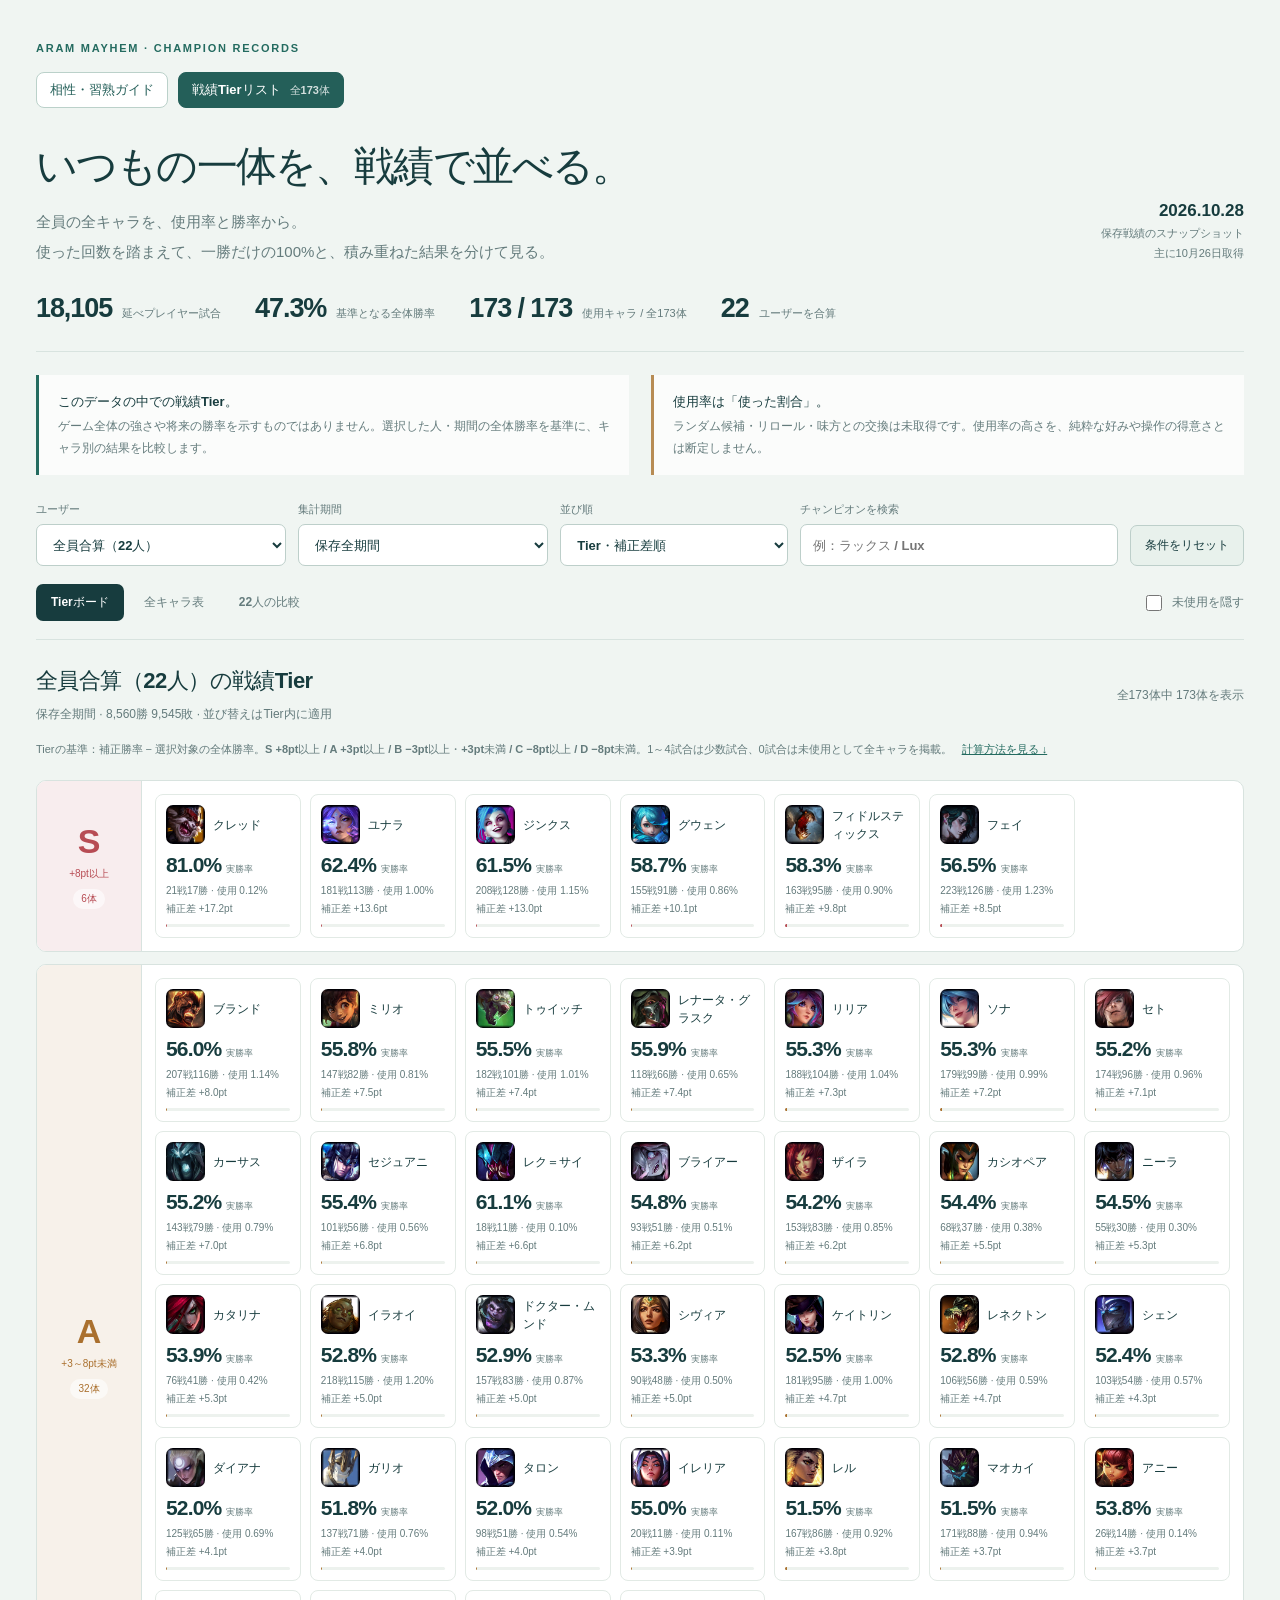
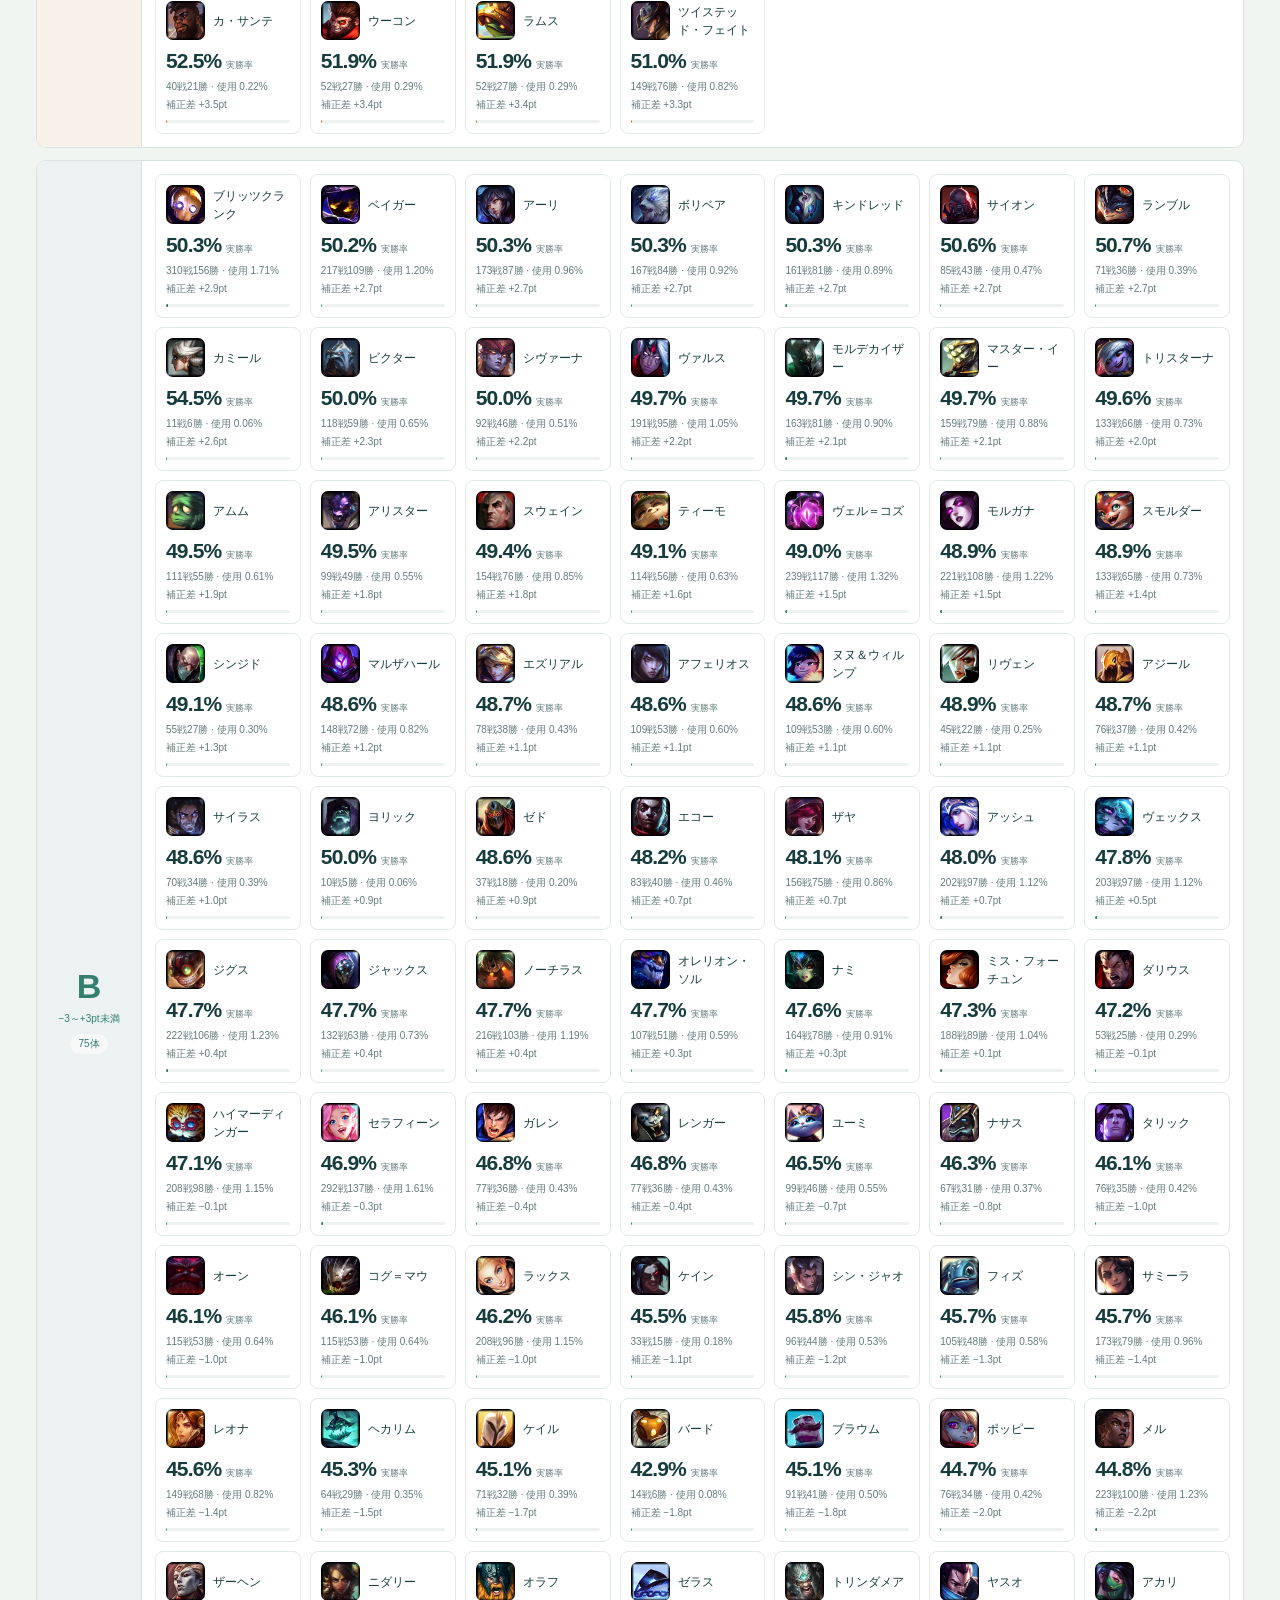
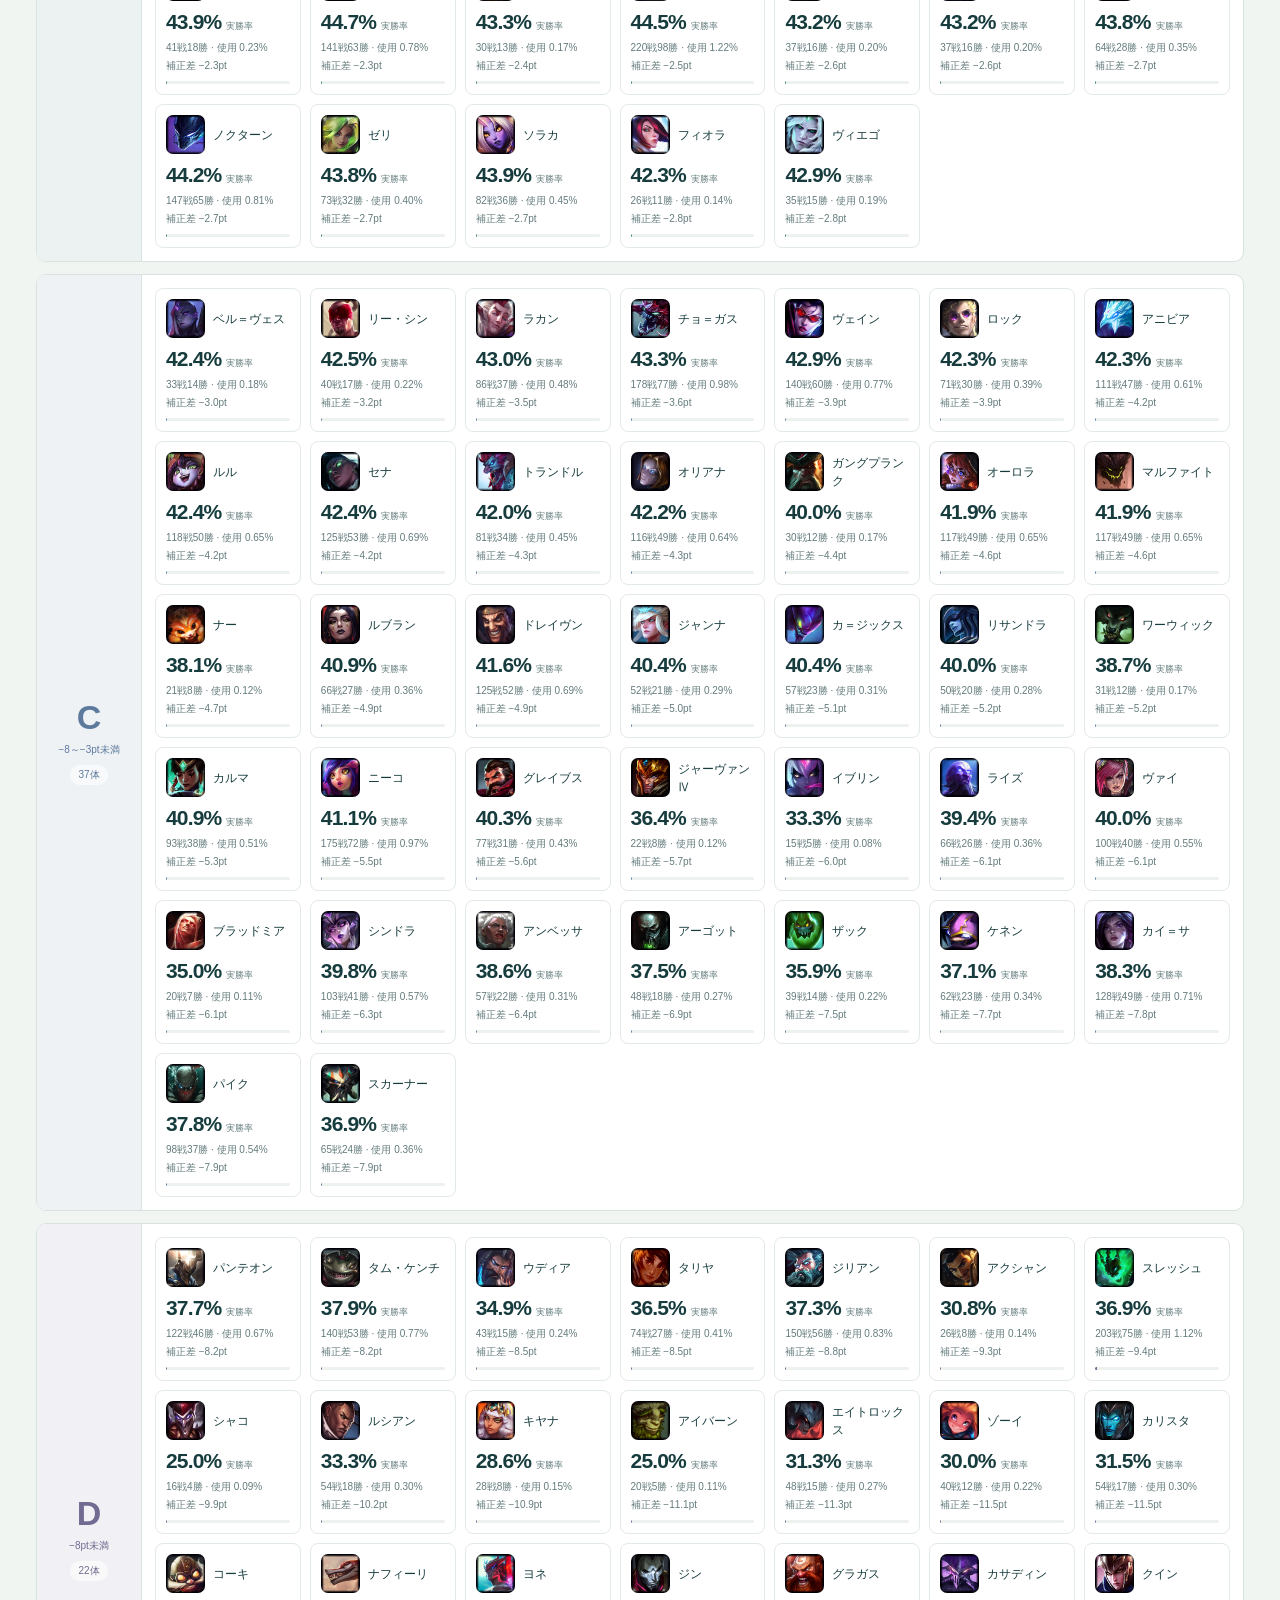
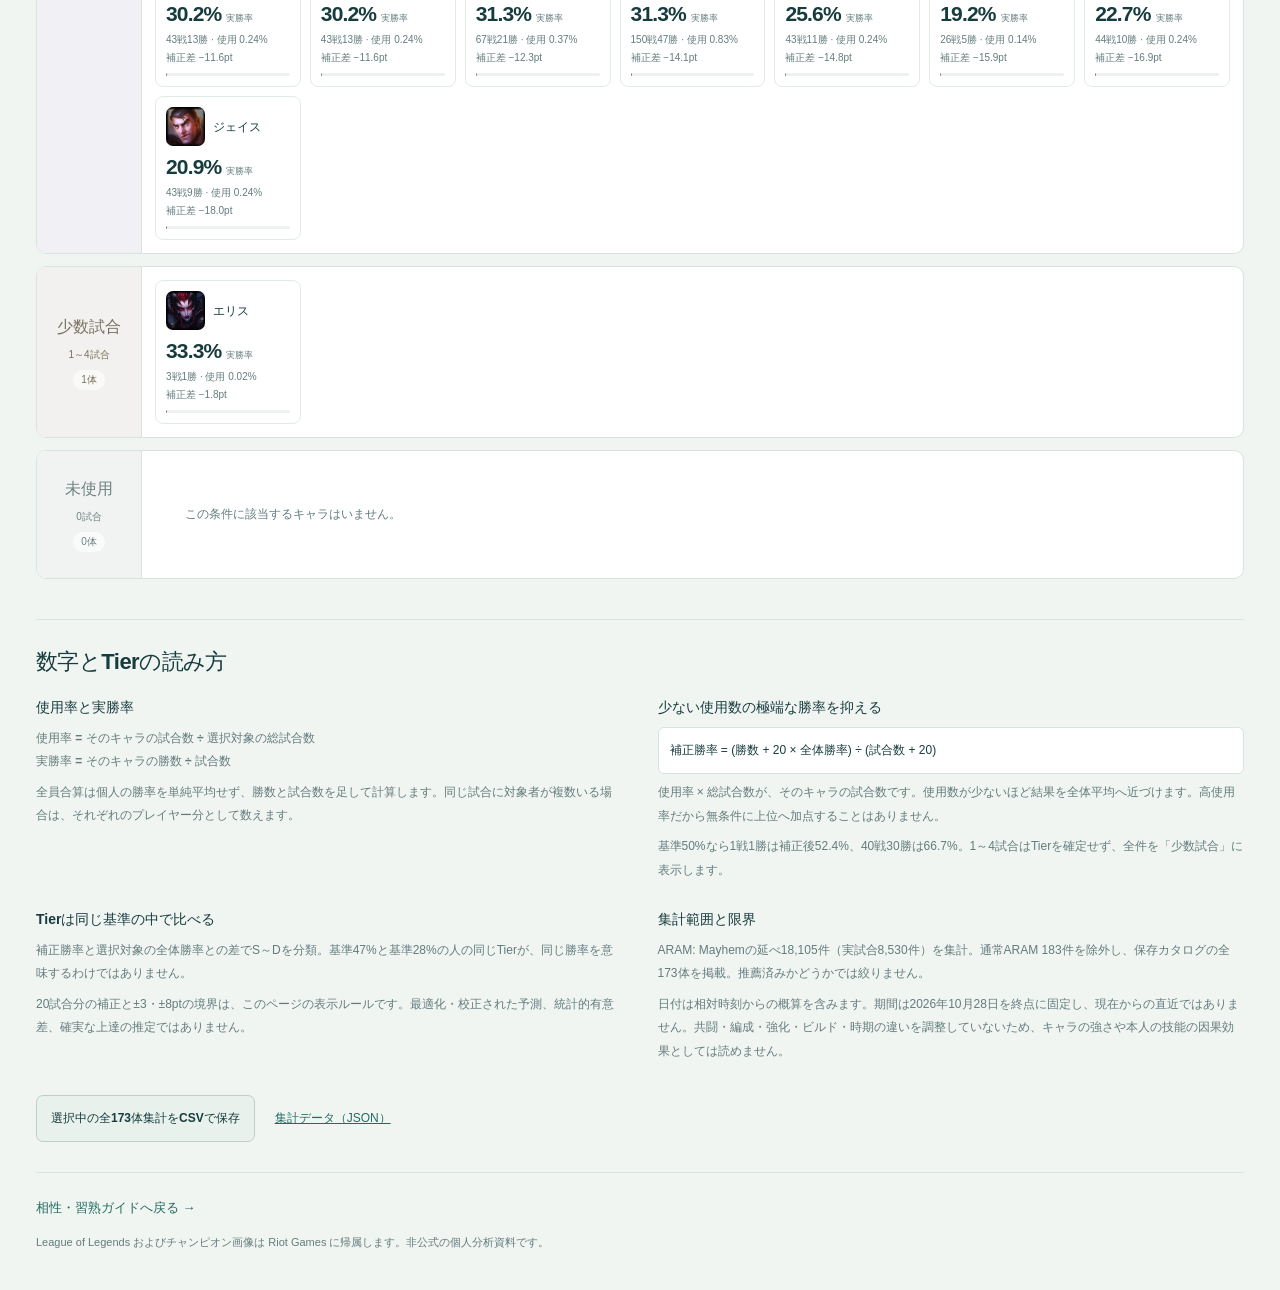
<file: tiers.html>
<!doctype html>
<html lang="ja"><head><meta charset="utf-8"><meta name="viewport" content="width=device-width,initial-scale=1"><meta name="color-scheme" content="light"><title>全173体の戦績Tierリスト | ARAMチャンピオンガイド</title><meta name="description" content="22人・全173チャンピオンの使用率、勝率、試合数を比較。全員合算・個人別の戦績Tier、全キャラ表、ユーザー比較。"><link rel="canonical" href="https://sz7m8ci7.github.io/aram-champion-guide/tiers.html"><link rel="stylesheet" href="tiers.css"><script defer src="tier-model.js"></script><script defer src="tiers.js"></script></head>
<body><a class="skip" href="#results">結果へスキップ</a><main>
<header><div class="eyebrow">ARAM MAYHEM · CHAMPION RECORDS</div><nav class="site-nav" aria-label="ページ"><a href="./">相性・習熟ガイド</a><a href="tiers.html" aria-current="page">戦績Tierリスト <span>全173体</span></a></nav><div class="hero"><div><h1>いつもの一体を、<br class="mobile-break">戦績で並べる。</h1><p class="lead">全員の全キャラを、使用率と勝率から。<br>使った回数を踏まえて、一勝だけの100%と、積み重ねた結果を分けて見る。</p></div><div class="snapshot"><strong>2026.10.28</strong><span>保存戦績のスナップショット</span><span>主に10月26日取得</span></div></div>
<div class="summary" aria-label="選択中の集計"><div><strong id="stat-games">—</strong><span>延べプレイヤー試合</span></div><div><strong id="stat-rate">—</strong><span>基準となる全体勝率</span></div><div><strong id="stat-played">—</strong><span>使用キャラ / 全173体</span></div><div><strong id="stat-users">22</strong><span id="stat-users-label">ユーザーを合算</span></div></div></header>
<section class="intro-note"><p><strong>このデータの中での戦績Tier。</strong><br>ゲーム全体の強さや将来の勝率を示すものではありません。選択した人・期間の全体勝率を基準に、キャラ別の結果を比較します。</p><p><strong>使用率は「使った割合」。</strong><br>ランダム候補・リロール・味方との交換は未取得です。使用率の高さを、純粋な好みや操作の得意さとは断定しません。</p></section>
<section class="controls" aria-label="Tierリストの条件"><label>ユーザー<select id="scope"><option value="all">全員合算（22人）</option></select></label><label>集計期間<select id="period"><option value="all">保存全期間</option><option value="90">2026/7/31～10/28（90日）</option><option value="30">2026/9/29～10/28（30日）</option></select></label><label>並び順<select id="sort"><option value="tier">Tier・補正差順</option><option value="pick">使用率が高い順</option><option value="win">実勝率が高い順</option><option value="name">キャラ名順</option></select></label><label class="search-label">チャンピオンを検索<input id="champ-search" type="search" autocomplete="off" placeholder="例：ラックス / Lux"></label><button id="reset" type="button" class="secondary">条件をリセット</button></section>
<div class="viewbar"><div class="views" role="group" aria-label="表示方法"><button type="button" data-view="board" aria-pressed="true">Tierボード</button><button type="button" data-view="table" aria-pressed="false">全キャラ表</button><button type="button" data-view="matrix" aria-pressed="false">22人の比較</button></div><label class="toggle"><input type="checkbox" id="played-only">未使用を隠す</label></div>
<section id="results" tabindex="-1" aria-labelledby="result-title"><div class="result-heading"><div><h2 id="result-title">全員合算の戦績Tier</h2><p id="scope-note">保存データを読み込んでいます。</p></div><span id="result-count" role="status" aria-live="polite"></span></div><p class="score-note">Tierの基準：補正勝率 − 選択対象の全体勝率。<b>S +8pt以上 / A +3pt以上 / B −3pt以上・+3pt未満 / C −8pt以上 / D −8pt未満</b>。1～4試合は少数試合、0試合は未使用として全キャラを掲載。<a href="#method">計算方法を見る ↓</a></p>
<div id="load-error" class="empty" hidden>戦績を読み込めませんでした。<button type="button" id="retry">もう一度読み込む</button></div><div id="board" class="board" aria-label="Tierごとのチャンピオン"></div><div id="table-view" class="table-wrap" hidden><table><caption id="table-caption">全キャラの使用率・勝率・Tier</caption><thead><tr><th scope="col">キャラ</th><th scope="col">Tier</th><th scope="col">試合 / 勝敗</th><th scope="col">使用率</th><th scope="col">実勝率</th><th scope="col">補正勝率</th><th scope="col">基準との差</th></tr></thead><tbody id="stats-body"></tbody></table></div><div id="matrix-view" hidden><p class="matrix-note">各セルは <b>Tier / 実勝率 / 試合数 / 使用率</b>。各人自身の全体勝率を基準に判定します。横へスクロールできます。キャラ名を選ぶと全員の詳しい成績を比較できます。</p><div class="table-wrap matrix-wrap"><table><caption>全173体 × 22人の比較</caption><thead id="matrix-head"></thead><tbody id="matrix-body"></tbody></table></div></div><p id="empty" class="empty" hidden>該当するキャラがいません。検索語や未使用の表示条件を変更してください。</p><noscript><p>Tierリストの集計と切り替えにはJavaScriptを有効にしてください。</p></noscript></section>
<section id="method" class="method" aria-labelledby="method-title"><h2 id="method-title">数字とTierの読み方</h2><div class="method-grid"><article><h3>使用率と実勝率</h3><p><b>使用率 = そのキャラの試合数 ÷ 選択対象の総試合数</b><br><b>実勝率 = そのキャラの勝数 ÷ 試合数</b></p><p>全員合算は個人の勝率を単純平均せず、勝数と試合数を足して計算します。同じ試合に対象者が複数いる場合は、それぞれのプレイヤー分として数えます。</p></article><article><h3>少ない使用数の極端な勝率を抑える</h3><p class="formula">補正勝率 = (勝数 + 20 × 全体勝率) ÷ (試合数 + 20)</p><p>使用率 × 総試合数が、そのキャラの試合数です。使用数が少ないほど結果を全体平均へ近づけます。高使用率だから無条件に上位へ加点することはありません。</p><p>基準50%なら1戦1勝は補正後52.4%、40戦30勝は66.7%。1～4試合はTierを確定せず、全件を「少数試合」に表示します。</p></article><article><h3>Tierは同じ基準の中で比べる</h3><p>補正勝率と選択対象の全体勝率との差でS～Dを分類。基準47%と基準28%の人の同じTierが、同じ勝率を意味するわけではありません。</p><p>20試合分の補正と±3・±8ptの境界は、このページの表示ルールです。最適化・校正された予測、統計的有意差、確実な上達の推定ではありません。</p></article><article><h3>集計範囲と限界</h3><p id="data-range">ARAM: Mayhemのみ。保存カタログの全173体を対象に、推薦済みかどうかで絞りません。</p><p>日付は相対時刻からの概算を含みます。期間は2026年10月28日を終点に固定し、現在からの直近ではありません。共闘・編成・強化・ビルド・時期の違いを調整していないため、キャラの強さや本人の技能の因果効果としては読めません。</p></article></div><p class="download-row"><button id="download" type="button" class="secondary" disabled>選択中の全キャラ集計をCSVで保存</button><a href="tier-data.json">集計データ（JSON）</a></p></section>
<footer><a href="./">相性・習熟ガイドへ戻る →</a><p>League of Legends およびチャンピオン画像は Riot Games に帰属します。非公式の個人分析資料です。</p></footer>
</main><dialog id="champ-dialog" aria-labelledby="dialog-title"><div class="dialog-top"><h2 id="dialog-title"></h2><button type="button" id="close-dialog" aria-label="詳細を閉じる">閉じる ×</button></div><div id="dialog-content"></div></dialog></body></html>
</file>
<file: tiers.css>
:root{--ink:#173c3e;--muted:#647b7c;--line:#d8e3df;--paper:#f0f5f2;--green:#246b60;--s:#b74c54;--a:#aa702e;--b:#347f70;--c:#5d7a9d;--d:#716b91;--p:#797260;--u:#718282;font-family:Inter,"Noto Sans JP","Yu Gothic UI",Meiryo,sans-serif;color:var(--ink);background:var(--paper);font-synthesis:none}*{box-sizing:border-box}body{margin:0}button,input,select{font:inherit}button,a,input,select{touch-action:manipulation}button,a{ -webkit-tap-highlight-color:transparent}button:focus-visible,a:focus-visible,input:focus-visible,select:focus-visible{outline:3px solid #bd8436;outline-offset:3px}[hidden]{display:none!important}main{max-width:1440px;margin:auto;padding:42px 36px 26px}a{color:var(--green)}button{cursor:pointer}button:disabled{cursor:default;opacity:.55}.skip{position:absolute;left:20px;top:-80px;padding:12px;background:#fff;z-index:20}.skip:focus{top:5px}.eyebrow{font-size:11px;letter-spacing:.16em;font-weight:800;color:var(--green)}.site-nav{display:flex;gap:10px;flex-wrap:wrap;margin:18px 0 30px}.site-nav a{display:inline-flex;gap:9px;align-items:center;border:1px solid #bbd1ca;padding:8px 13px;border-radius:8px;text-decoration:none;font-size:13px;font-weight:700;color:#245f59;background:#fff}.site-nav a[aria-current]{color:white;background:#245f59;border-color:#245f59}.site-nav span{font-size:11px;opacity:.8}.hero{display:flex;justify-content:space-between;gap:28px;align-items:end}h1{font-size:clamp(30px,3.2vw,46px);letter-spacing:-.045em;line-height:1.4;margin:0 0 12px}.lead{font-size:15px;line-height:1.95;color:var(--muted);margin:0}.snapshot{display:flex;flex-direction:column;gap:5px;text-align:right;flex-shrink:0;color:var(--muted);font-size:11px;padding-bottom:5px}.snapshot strong{color:var(--ink);font-size:17px}.summary{display:flex;flex-wrap:wrap;gap:34px;border-bottom:1px solid var(--line);padding:27px 0}.summary>div{display:flex;align-items:baseline;gap:10px}.summary strong{font-size:27px;letter-spacing:-.04em;font-variant-numeric:tabular-nums}.summary span{font-size:11px;color:var(--muted)}.intro-note{display:grid;grid-template-columns:1fr 1fr;gap:22px;margin:23px 0}.intro-note p{margin:0;background:rgba(255,255,255,.72);padding:15px 19px;border-left:3px solid #b78c54;font-size:12px;line-height:1.9;color:var(--muted)}.intro-note p:first-child{border-color:var(--green)}.intro-note strong{color:var(--ink);font-size:13px}.controls{display:grid;grid-template-columns:1.1fr 1.1fr 1fr 1.4fr auto;gap:12px;align-items:end;margin:27px 0 18px}.controls label{display:flex;flex-direction:column;gap:7px;font-size:11px;font-weight:700;color:var(--muted);min-width:0}select,input[type=search]{width:100%;height:42px;border:1px solid #bdcfca;border-radius:7px;background:white;color:var(--ink);padding:0 12px;font-size:13px;min-width:0}.secondary{border:1px solid #bdcfca;border-radius:7px;background:#e8f1ec;padding:11px 14px;color:var(--ink);font-size:12px;font-weight:700}.viewbar{display:flex;justify-content:space-between;align-items:center;gap:16px;flex-wrap:wrap;border-bottom:1px solid var(--line);padding-bottom:18px}.views{display:flex;gap:5px;flex-wrap:wrap}.views button{background:transparent;border:1px solid transparent;border-radius:7px;padding:9px 14px;color:var(--muted);font-size:12px;font-weight:700}.views button[aria-pressed=true]{background:var(--ink);color:#fff}.toggle{font-size:12px;display:flex;align-items:center;gap:7px;color:var(--muted)}.toggle input{width:16px;height:16px;accent-color:var(--green)}.result-heading{display:flex;justify-content:space-between;gap:15px;align-items:center;margin:26px 0 14px}h2{font-size:22px;letter-spacing:-.025em;margin:0 0 8px}.result-heading p{font-size:12px;color:var(--muted);margin:0;line-height:1.75}.result-heading>span{font-size:12px;color:var(--muted);white-space:nowrap}.score-note{font-size:11px;line-height:1.9;color:var(--muted);margin-bottom:20px}.score-note b{font-weight:600}.score-note a{margin-left:10px}.board{display:flex;flex-direction:column;gap:12px}.tier-row{--tier:var(--b);display:grid;grid-template-columns:105px 1fr;border:1px solid var(--line);border-radius:10px;background:#fff;overflow:hidden}.tier-label{border-right:1px solid var(--line);background:color-mix(in srgb,var(--tier) 10%,white);color:var(--tier);display:flex;align-items:center;justify-content:center;flex-direction:column;gap:7px;text-align:center;padding:18px 8px;min-height:120px}.tier-letter{font-size:34px;font-weight:800;line-height:1}.tier-letter.long{font-size:16px;line-height:1.5}.tier-label small{font-size:10px;line-height:1.7}.tier-label em{font-style:normal;font-size:10px;background:#fff9;padding:3px 8px;border-radius:20px}.tier-cards{display:grid;grid-template-columns:repeat(auto-fill,minmax(137px,1fr));align-content:start;gap:9px;padding:13px;min-width:0}.champ-card{border:1px solid #e2eae5;border-radius:8px;background:#fff;text-align:left;min-width:0;padding:10px;position:relative;color:var(--ink);transition:border-color .15s,box-shadow .15s}.champ-card:hover{border-color:var(--tier);box-shadow:0 3px 13px #173c3e12}.card-top{display:flex;gap:8px;align-items:center;margin-bottom:9px}.card-top img{width:39px;height:39px;object-fit:cover;border-radius:7px;background:#e8eeeb;flex-shrink:0}.champ-name{font-size:12px;font-weight:750;line-height:1.5;overflow-wrap:anywhere}.card-rate{display:flex;align-items:baseline;gap:5px;font-variant-numeric:tabular-nums;white-space:nowrap}.card-rate strong{font-size:21px;letter-spacing:-.04em}.card-rate small{font-size:9px;color:var(--muted)}.card-meta{font-size:10px;color:var(--muted);margin-top:5px;font-variant-numeric:tabular-nums;line-height:1.75}.usage-track{height:3px;background:#edf2ee;border-radius:4px;margin-top:7px;overflow:hidden}.usage-track span{display:block;height:100%;background:var(--tier);min-width:1px}.unused .card-rate strong{font-size:12px;font-weight:500;color:var(--muted)}.unused .card-top img{filter:grayscale(.85);opacity:.67}.row-empty{padding:30px;font-size:12px;color:var(--muted);grid-column:1/-1}.table-wrap{max-width:100%;overflow:auto;border:1px solid var(--line);border-radius:9px;background:#fff;max-height:76vh;overscroll-behavior-x:contain}table{width:100%;border-collapse:separate;border-spacing:0;font-size:12px;font-variant-numeric:tabular-nums;text-align:left}caption{padding:13px;text-align:left;font-size:11px;color:var(--muted);background:#fff}th,td{padding:12px 15px;border-bottom:1px solid #e7eeea;white-space:nowrap}th{position:sticky;top:0;background:#e8f0eb;color:#627878;font-size:10px;font-weight:700;z-index:2}td.num{text-align:right}tbody tr:last-child td{border-bottom:0}tbody tr:hover{background:#f6f9f5}.name-button{border:0;background:transparent;color:var(--ink);font-size:12px;display:flex;align-items:center;gap:9px;padding:0;font-weight:650;text-align:left}.name-button img{width:29px;height:29px;border-radius:6px}.pill{display:inline-block;min-width:27px;text-align:center;padding:4px 7px;color:var(--tier);background:color-mix(in srgb,var(--tier) 10%,white);border:1px solid color-mix(in srgb,var(--tier) 24%,white);border-radius:5px;font-size:10px;font-weight:700}.positive{color:#207765}.negative{color:#a65159}.matrix-note{font-size:12px;line-height:1.8;color:var(--muted)}.matrix-wrap table{width:max-content;min-width:100%}.matrix-wrap th:not(:first-child){min-width:111px;text-align:center}.matrix-wrap td:not(:first-child){text-align:center;padding:9px 12px}.matrix-wrap th:first-child,.matrix-wrap td:first-child{position:sticky;left:0;background:#fff;min-width:154px;z-index:1;border-right:1px solid var(--line)}.matrix-wrap th:first-child{z-index:3;background:#e8f0eb}.matrix-wrap .pill{padding:2px 5px;font-size:9px}.matrix-wrap small{display:block;font-size:10px;color:var(--muted);margin-top:4px}.matrix-wrap th button{border:0;background:none;font-size:10px;color:var(--green);font-weight:700;cursor:pointer;white-space:normal;max-width:95px}.empty{padding:35px;text-align:center;background:#fff;border:1px dashed #b9cec4;border-radius:9px;color:var(--muted);line-height:1.9}.method{border-top:1px solid var(--line);margin-top:40px;padding-top:27px;scroll-margin-top:20px}.method-grid{display:grid;grid-template-columns:1fr 1fr;gap:22px 35px;margin-top:22px}.method h3{font-size:14px;margin:0 0 10px}.method p{font-size:12px;line-height:1.95;color:var(--muted);margin:7px 0}.method .formula{background:#fff;border:1px solid var(--line);border-radius:6px;padding:11px;color:var(--ink);font-variant-numeric:tabular-nums}.download-row{display:flex;gap:20px;align-items:center;flex-wrap:wrap;margin-top:25px!important}footer{border-top:1px solid var(--line);margin-top:30px;padding-top:23px;color:var(--muted);font-size:11px;line-height:1.9}footer>a{font-size:13px;font-weight:650;text-decoration:none}dialog{border:1px solid #c8d9d0;border-radius:14px;padding:25px;max-width:950px;width:calc(100% - 40px);max-height:88vh;box-shadow:0 20px 70px #173c3e33;color:var(--ink);background:#f5f8f4}dialog::backdrop{background:#09282da1;backdrop-filter:blur(3px)}.dialog-top{display:flex;align-items:center;justify-content:space-between;gap:15px;border-bottom:1px solid var(--line);padding-bottom:14px;margin-bottom:20px}.dialog-top h2{font-size:23px;margin:0;display:flex;align-items:center;gap:13px}.dialog-top img{width:43px;height:43px;border-radius:8px}.dialog-top button{white-space:nowrap;border:1px solid var(--line);background:#fff;border-radius:6px;padding:8px;color:var(--muted);font-size:11px}.dialog-metrics{display:grid;grid-template-columns:repeat(4,1fr);gap:10px;margin:15px 0}.dialog-metrics>div{background:#fff;border:1px solid var(--line);border-radius:8px;padding:14px}.dialog-metrics strong{display:block;font-size:24px;font-variant-numeric:tabular-nums}.dialog-metrics span{display:block;font-size:10px;color:var(--muted);margin-top:6px}.dialog-copy{font-size:12px;line-height:1.9;color:var(--muted)}#dialog-content h3{font-size:15px;margin:24px 0 12px}#dialog-content .table-wrap{max-height:42vh}.mobile-break{display:none}@media(max-width:1100px){.controls{grid-template-columns:1fr 1fr 1fr}.search-label{grid-column:span 2}.controls>.secondary{height:42px}.tier-cards{grid-template-columns:repeat(auto-fill,minmax(130px,1fr))}.summary{gap:20px}}@media(max-width:640px){main{padding:25px 16px 22px}.site-nav{gap:7px;margin:16px 0 25px}.site-nav a{font-size:11px;padding:8px 10px}.hero{display:block}h1{font-size:33px}.mobile-break{display:block}.lead{font-size:13px;line-height:1.9}.snapshot{text-align:left;flex-direction:row;align-items:baseline;flex-wrap:wrap;margin-top:16px;gap:5px 10px;font-size:10px}.snapshot strong{font-size:13px}.summary{display:grid;grid-template-columns:1fr 1fr;gap:15px 10px;padding:22px 0}.summary>div{display:block}.summary strong{font-size:26px}.summary span{display:block;font-size:10px;margin-top:4px}.intro-note{grid-template-columns:1fr;gap:10px;margin:18px 0}.intro-note p{font-size:11px;padding:13px 14px}.controls{grid-template-columns:1fr 1fr;gap:12px 10px;margin:20px 0 16px}.controls label{font-size:10px}.controls label:first-child{grid-column:1/-1}.search-label{grid-column:1/-1}.controls>.secondary{grid-column:1/-1;padding:9px;height:36px}.viewbar{gap:12px;padding-bottom:14px}.views{width:100%;display:grid;grid-template-columns:repeat(3,1fr);gap:4px}.views button{padding:9px 6px;font-size:11px}.toggle{font-size:11px}.result-heading{display:block;margin-top:22px}.result-heading h2{font-size:19px}.result-heading>span{display:block;margin-top:10px;font-size:11px}.score-note{font-size:10px}.score-note a{display:block;margin:6px 0}.tier-row{grid-template-columns:52px 1fr}.tier-label{padding:12px 4px;justify-content:flex-start;padding-top:20px}.tier-letter{font-size:27px}.tier-letter.long{font-size:11px}.tier-label small{font-size:9px}.tier-label em{font-size:9px;padding:2px 4px}.tier-cards{padding:9px;gap:7px;grid-template-columns:repeat(2,minmax(0,1fr))}.champ-card{padding:8px}.card-top{display:block;margin-bottom:6px}.card-top img{width:34px;height:34px;margin-bottom:4px}.champ-name{font-size:11px;display:block;min-height:32px}.card-rate strong{font-size:20px}.card-rate small{font-size:8px}.card-meta{font-size:9px}.tier-label small.range-label{display:none}.method-grid{grid-template-columns:1fr;gap:22px}.method h2{font-size:20px}.method p{font-size:11px}th,td{padding:11px 12px}.matrix-wrap th:first-child,.matrix-wrap td:first-child{min-width:135px}.name-button{font-size:11px}.name-button img{width:25px;height:25px}dialog{padding:17px;width:calc(100% - 20px);max-height:92vh}.dialog-top{align-items:start}.dialog-top h2{font-size:20px;gap:8px}.dialog-metrics{grid-template-columns:1fr 1fr}.dialog-metrics>div{padding:12px}.dialog-metrics strong{font-size:22px}.dialog-copy{font-size:11px}.download-row{gap:14px}}@media print{body{background:white}main{max-width:none;padding:0}.controls,.viewbar,.site-nav,.intro-note,.download-row,dialog,.skip{display:none!important}.tier-row{break-inside:avoid}.tier-cards{grid-template-columns:repeat(6,1fr)}.table-wrap{max-height:none;overflow:visible}.method-grid{grid-template-columns:1fr 1fr}.summary{padding:15px 0}.snapshot{font-size:9px}.matrix-wrap{overflow:visible}.matrix-wrap table{font-size:7px}.matrix-wrap td,.matrix-wrap th{padding:3px;min-width:0!important}}
</file>
